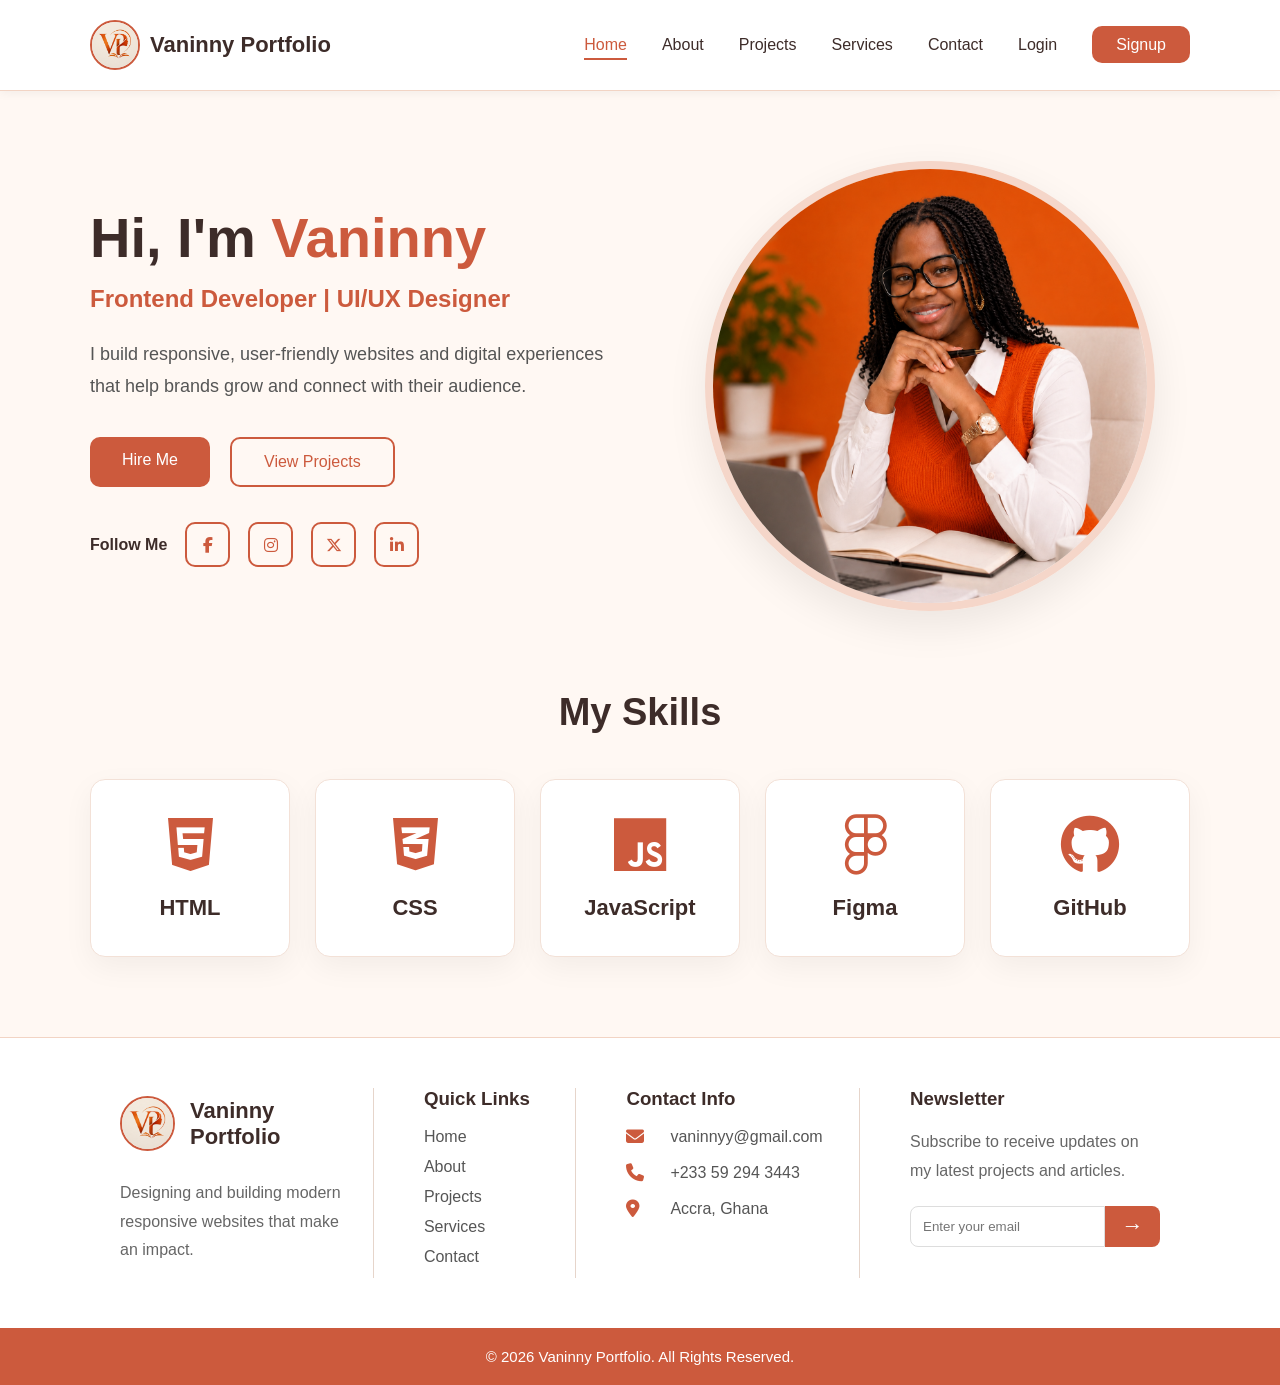
<file: index.html>
<!DOCTYPE html>
<html lang="en">
<head>
    <meta charset="UTF-8">
    <meta name="viewport" content="width=device-width, initial-scale=1.0">
    <title>VP</title>

    <link rel="stylesheet" href="src/style.css">

    <link rel="stylesheet"
    href="https://cdnjs.cloudflare.com/ajax/libs/font-awesome/6.6.0/css/all.min.css">
</head>
<body>
    <!-- ===== NAVBAR ===== -->

<header>

    <nav class="navbar">

        <div class="logo">

            <img src="images/logo.png" alt="Vaninny Logo">

            <h2>Vaninny Portfolio</h2>

        </div>
        <div class="menu-btn">
             <i class="fa-solid fa-bars"></i>
            </div>

        <ul class="nav-links">

            <li><a href="../index.html" class="nav-active">Home</a></li>

            <li><a href="pages/about.html">About</a></li>

            <li><a href="pages/projects.html">Projects</a></li>

            <li><a href="pages/services.html">Services</a></li>

            <li><a href="pages/contact.html">Contact</a></li>

            <li><a href="pages/login.html">Login</a></li>

            <li>
                <a href="pages/signup.html" class="signup-btn">
                    Signup
                </a>
            </li>

        </ul>

    </nav>
    <link rel="stylesheet"
href="https://cdnjs.cloudflare.com/ajax/libs/font-awesome/6.6.0/css/all.min.css">

</header>
<!-- ===== HERO SECTION ===== -->

<section class="hero">

    <div class="hero-text">

        <h1>Hi, I'm <span>Vaninny</span></h1>

        <h3>Frontend Developer | UI/UX Designer</h3>

        <p>
            I build responsive, user-friendly websites and digital
            experiences that help brands grow and connect with
            their audience.
        </p>

        <div class="hero-buttons">

            <a href="pages/contact.html" class="btn-primary">
                Hire Me
            </a>

            <a href="pages/projects.html" class="btn-secondary">
                View Projects
            </a>

        </div>

        <div class="social-icons">

            <span>Follow Me</span>

            <a href="https://www.facebook.com/TheHACSA/"><i class="fab fa-facebook-f"></i></a>

            <a href="https://www.instagram.com/thehacsa/?hl=en"><i class="fab fa-instagram"></i></a>

            <a href="https://x.com/TheHACSA"><i class="fab fa-x-twitter"></i></a>

            <a href="https://gh.linkedin.com/company/hacsa"><i class="fab fa-linkedin-in"></i></a>

        </div>

    </div>

    <div class="hero-image">

        <img src="images/hero.png" alt="Vaninny">

    </div>

</section>
<!-- ===== SKILLS SECTION ===== -->

<section class="skills">

    <h2>My Skills</h2>

    <div class="skills-container">

        <div class="skill-card">
            <i class="fa-brands fa-html5"></i>
            <h3>HTML</h3>
        </div>

        <div class="skill-card">
            <i class="fa-brands fa-css3-alt"></i>
            <h3>CSS</h3>
        </div>

        <div class="skill-card">
            <i class="fa-brands fa-js"></i>
            <h3>JavaScript</h3>
        </div>

        <div class="skill-card">
            <i class="fa-brands fa-figma"></i>
            <h3>Figma</h3>
        </div>

        <div class="skill-card">
            <i class="fa-brands fa-github"></i>
            <h3>GitHub</h3>
        </div>

    </div>

</section>
<!-- ===== FOOTER ===== -->

<footer>

    <div class="footer-container">

        <!-- Logo -->

        <div class="footer-box">

            <div class="footer-logo">

                <img src="images/logo.png" alt="Logo">

                <h3>Vaninny Portfolio</h3>

            </div>

            <p>
                Designing and building modern responsive
                websites that make an impact.
            </p>

        </div>

        <!-- Quick Links -->

        <div class="footer-box">

            <h3>Quick Links</h3>

            <ul>

                <li><a href="../index.html">Home</a></li>

                <li><a href="pages/about.html">About</a></li>

                <li><a href="pages/projects.html">Projects</a></li>

                <li><a href="pages/services.html">Services</a></li>

                <li><a href="pages/contact.html">Contact</a></li>

            </ul>

        </div>

        <!-- Contact Info -->

<div class="footer-box">

    <h3>Contact Info</h3>

    <div class="contact-item">
        <i class="fa-solid fa-envelope"></i>
        <a href="mailto:vaninnyy@gmail.com">vaninnyy@gmail.com</a>
    </div>

    <div class="contact-item">
        <i class="fa-solid fa-phone"></i>
        <a href="tel:+233592943443">+233 59 294 3443</a>
    </div>

    <div class="contact-item">
        <i class="fa-solid fa-location-dot"></i>
        <span>Accra, Ghana</span>
    </div>

</div>
        <!-- Newsletter -->

        <div class="footer-box">

            <h3>Newsletter</h3>

            <p>
                Subscribe to receive updates on my latest
                projects and articles.
            </p>

            <form>

                <input
                    type="email"
                    placeholder="Enter your email">

               <button type="submit">

                  →

               </button>

            </form>

        </div>

    </div>

    <div class="copyright">

        © 2026 Vaninny Portfolio. All Rights Reserved.

    </div>

</footer>
<script src="src/script.js"></script>
</body>
</html>
</file>
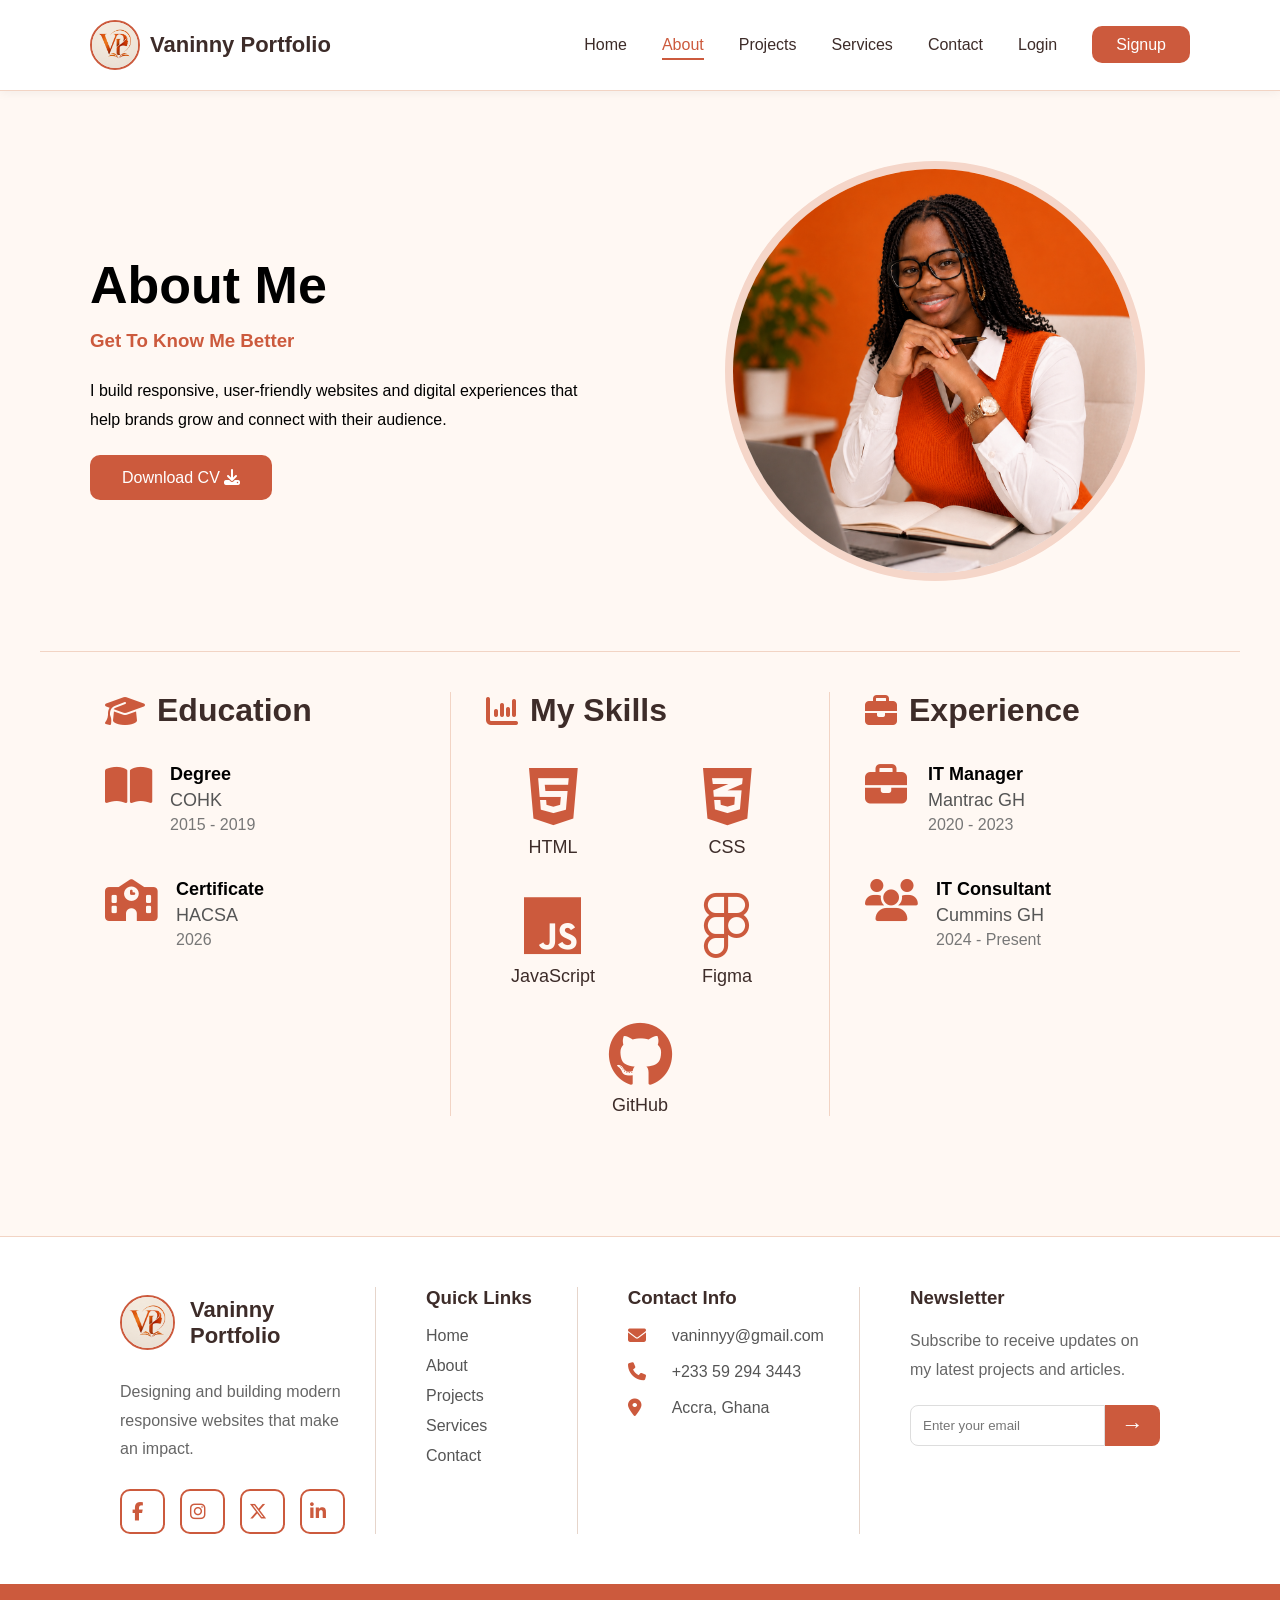
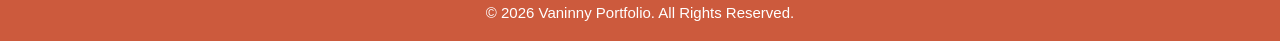
<file: pages/about.html>
<!DOCTYPE html>
<html lang="en">
<head>
    <meta charset="UTF-8">
    <meta name="viewport" content="width=device-width, initial-scale=1.0">
    <title>VP</title>
    <link rel="stylesheet" href="../src/style.css">

    <link rel="stylesheet"
    href="https://cdnjs.cloudflare.com/ajax/libs/font-awesome/6.6.0/css/all.min.css">
</head>
<body>
    <!-- ===== NAVBAR ===== -->

<header>

    <nav class="navbar">

        <div class="logo">

            <img src="../images/logo.png" alt="logo">

            <h2>Vaninny Portfolio</h2>

        </div>
        <div class="menu-btn">
              <i class="fa-solid fa-bars"></i>
            </div>

        <ul class="nav-links">
            

            <li><a href="../index.html">Home</a></li>

            <li><a href="about.html" class="nav-active">About</a></li>

            <li><a href="projects.html">Projects</a></li>

            <li><a href="services.html">Services</a></li>

            <li><a href="contact.html">Contact</a></li>

            <li><a href="login.html">Login</a></li>

            <li>
                <a href="signup.html" class="signup-btn">
                    Signup
                </a>
            </li>

        </ul>

    </nav>
    <link rel="stylesheet"
href="https://cdnjs.cloudflare.com/ajax/libs/font-awesome/6.6.0/css/all.min.css">

</header>
<!-- ===== ABOUT SECTION ===== -->

<section class="about">

    <div class="about-text">

        <h1>About Me</h1>

        <h3>Get To Know Me Better</h3>

        <p>
            I build responsive, user-friendly websites and digital
            experiences that help brands grow and connect with
            their audience.
        </p>

        <a href="../images/Vaninny-CV.pdf" class="btn-primary" download>
            Download CV
            <i class="fa-solid fa-download"></i>
        </a>

    </div>

    <div class="about-image">

        <img src="../images/hero.png" alt="Vaninny">

    </div>

</section>


<!-- ===== ABOUT DETAILS ===== -->

<section class="about-details">

    <!-- Education -->

    <div class="detail-box">

        <h2>
            <i class="fa-solid fa-graduation-cap"></i>
            Education
        </h2>

        <div class="detail-item">

            <i class="fa-solid fa-book-open"></i>

            <div>

                <h4>Degree</h4>

                <p>COHK</p>

                <span>2015 - 2019</span>

            </div>

        </div>

        <div class="detail-item">

            <i class="fa-solid fa-school"></i>

            <div>

                <h4>Certificate</h4>

                <p>HACSA</p>

                <span>2026</span>

            </div>

        </div>

    </div>

    <!-- Skills -->

    <div class="detail-box">

        <h2>
            <i class="fa-solid fa-chart-column"></i>
            My Skills
        </h2>

        <div class="skill-icons">

    <div>
        <i class="fa-brands fa-html5"></i>
        <span>HTML</span>
    </div>

    <div>
        <i class="fa-brands fa-css3-alt"></i>
        <span>CSS</span>
    </div>

    <div>
        <i class="fa-brands fa-js"></i>
        <span>JavaScript</span>
    </div>

    <div>
        <i class="fa-brands fa-figma"></i>
        <span>Figma</span>
    </div>

    <div>
        <i class="fa-brands fa-github"></i>
        <span>GitHub</span>
    </div>

</div>

    </div>

    <!-- Experience -->

    <div class="detail-box">

        <h2>

            <i class="fa-solid fa-briefcase"></i>

            Experience

        </h2>

        <div class="detail-item">

            <i class="fa-solid fa-briefcase"></i>

            <div>

                <h4>IT Manager</h4>

                <p>Mantrac GH</p>

                <span>2020 - 2023</span>

            </div>

        </div>

        <div class="detail-item">

            <i class="fa-solid fa-users"></i>

            <div>

                <h4>IT Consultant</h4>

                <p>Cummins GH</p>

                <span>2024 - Present</span>

            </div>

        </div>

    </div>

</section>
<!-- ===== FOOTER ===== -->

<footer>

    <div class="footer-container">

        <!-- Logo -->

        <div class="footer-box">

            <div class="footer-logo">

                <img src="../images/logo.png" alt="logo">

                <h3>Vaninny Portfolio</h3>

            </div>

            <p>
                Designing and building modern responsive
                websites that make an impact.
            </p>
            <div class="footer-social">

    <a href="https://www.facebook.com/TheHACSA/" target="_blank">
        <i class="fab fa-facebook-f"></i>
    </a>

    <a href="https://www.instagram.com/thehacsa/?hl=en" target="_blank">
        <i class="fab fa-instagram"></i>
    </a>

    <a href="https://x.com/TheHACSA" target="_blank">
        <i class="fab fa-x-twitter"></i>
    </a>

    <a href="https://gh.linkedin.com/company/hacsa" target="_blank">
        <i class="fab fa-linkedin-in"></i>
    </a>

</div>

        </div>

        <!-- Quick Links -->

        <div class="footer-box">

            <h3>Quick Links</h3>

            <ul>

                <li><a href="../index.html">Home</a></li>

                <li><a href="about.html">About</a></li>

                <li><a href="projects.html">Projects</a></li>

                <li><a href="services.html">Services</a></li>

                <li><a href="contact.html">Contact</a></li>

            </ul>

        </div>

        <!-- Contact Info -->

<div class="footer-box">

    <h3>Contact Info</h3>

    <div class="contact-item">
        <i class="fa-solid fa-envelope"></i>
        <a href="mailto:vaninnyy@gmail.com">vaninnyy@gmail.com</a>
    </div>

    <div class="contact-item">
        <i class="fa-solid fa-phone"></i>
        <a href="tel:+233592943443">+233 59 294 3443</a>
    </div>

    <div class="contact-item">
        <i class="fa-solid fa-location-dot"></i>
        <span>Accra, Ghana</span>
    </div>

</div>
        <!-- Newsletter -->

        <div class="footer-box">

            <h3>Newsletter</h3>

            <p>
                Subscribe to receive updates on my latest
                projects and articles.
            </p>

            <form>

                <input
                    type="email"
                    placeholder="Enter your email">

               <button type="submit">

                  →

               </button>

            </form>

        </div>

    </div>

    <div class="copyright">

        © 2026 Vaninny Portfolio. All Rights Reserved.

    </div>

</footer>
<script src="../src/script.js"></script>
</body>
</html>
</file>
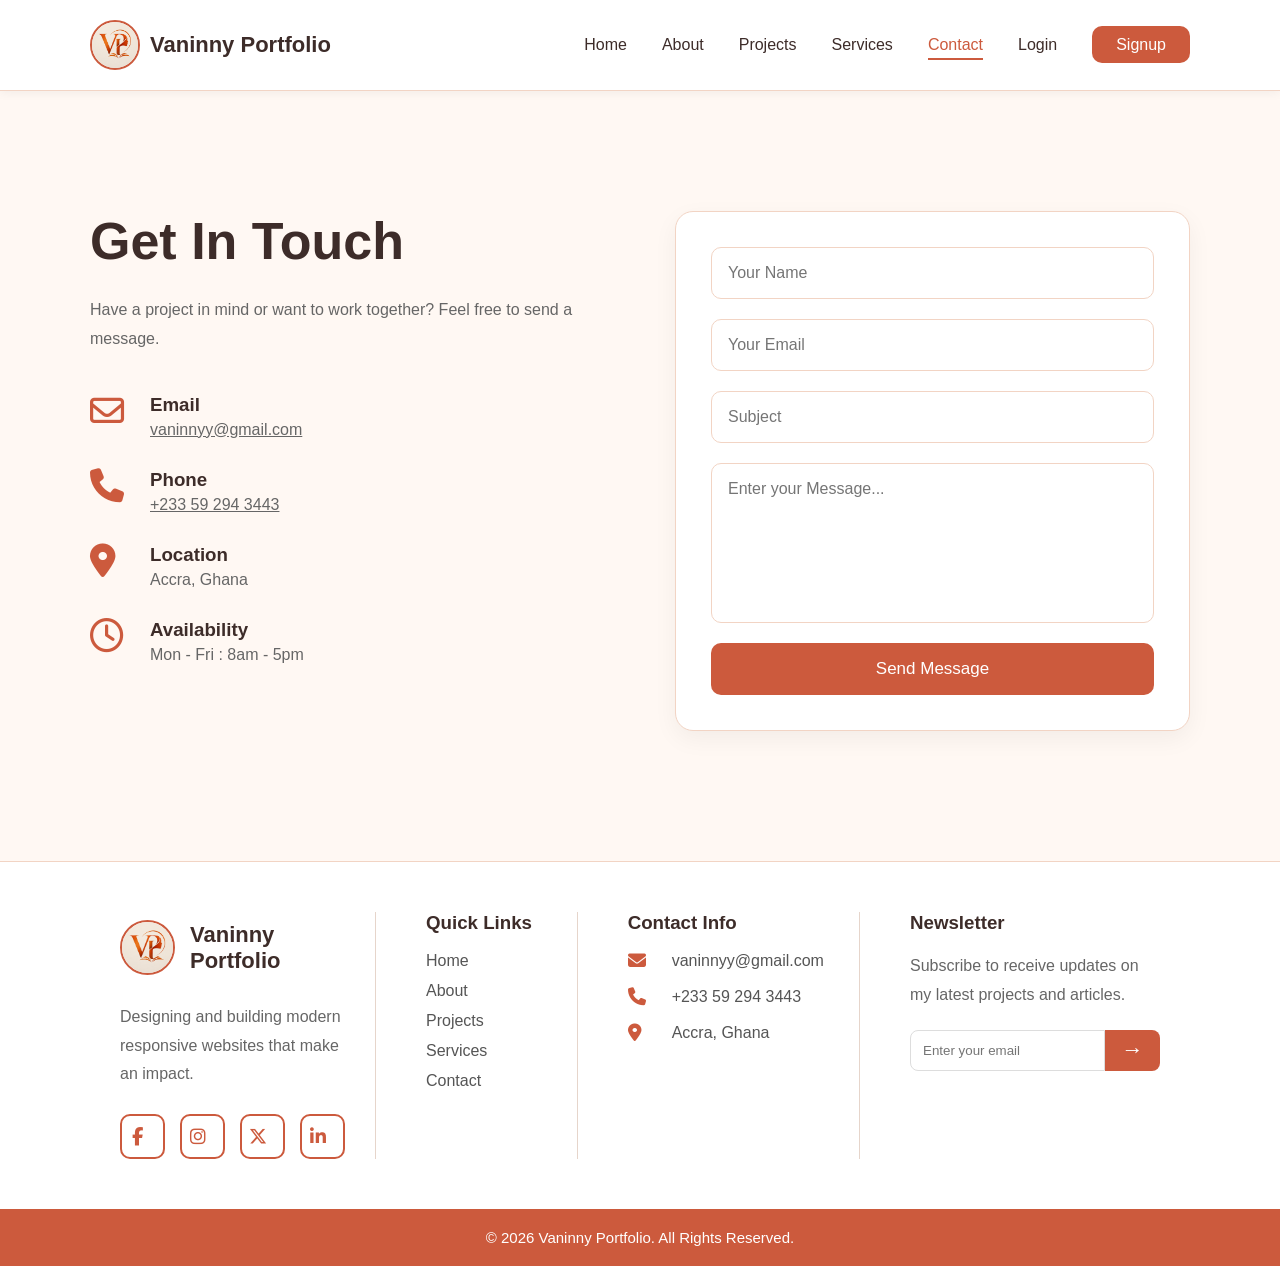
<file: pages/contact.html>
<!DOCTYPE html>
<html lang="en">
<head>
    <meta charset="UTF-8">
    <meta name="viewport" content="width=device-width, initial-scale=1.0">
    <title>VP</title>
    <link rel="stylesheet" href="../src/style.css">

    <link rel="stylesheet"
    href="https://cdnjs.cloudflare.com/ajax/libs/font-awesome/6.6.0/css/all.min.css">
</head>
<body>
    <!-- ===== NAVBAR ===== -->

<header>

    <nav class="navbar">

        <div class="logo">

            <img src="../images/logo.png" alt="logo">

            <h2>Vaninny Portfolio</h2>

        </div>
        <div class="menu-btn">
             <i class="fa-solid fa-bars"></i>
            </div>

        <ul class="nav-links">
            

            <li><a href="../index.html">Home</a></li>

            <li><a href="about.html">About</a></li>

            <li><a href="projects.html">Projects</a></li>

            <li><a href="services.html">Services</a></li>

            <li><a href="contact.html" class="nav-active">Contact</a></li>

            <li><a href="login.html">Login</a></li>

            <li>
                <a href="signup.html" class="signup-btn">
                    Signup
                </a>
            </li>

        </ul>

    </nav>
    <link rel="stylesheet"
href="https://cdnjs.cloudflare.com/ajax/libs/font-awesome/6.6.0/css/all.min.css">

</header>

<!-- ===== CONTACT SECTION ===== -->

<section class="contact-section">

    <!-- Contact Info -->

    <div class="contact-info">

        <h1>Get In Touch</h1>

        <p>
            Have a project in mind or want to work together?
            Feel free to send a message.
        </p>

        <div class="contact-box">

            <i class="fa-regular fa-envelope"></i>

            <div>

                <h3>Email</h3>

                <a href="mailto:vaninnyy@gmail.com">vaninnyy@gmail.com</a>

            </div>

        </div>

        <div class="contact-box">

            <i class="fa-solid fa-phone"></i>

            <div>

                <h3>Phone</h3>

                <a href="tel:+233592943443">+233 59 294 3443</a>

            </div>

        </div>

        <div class="contact-box">

            <i class="fa-solid fa-location-dot"></i>

            <div>

                <h3>Location</h3>

                <span>Accra, Ghana</span>

            </div>

        </div>

        <div class="contact-box">

            <i class="fa-regular fa-clock"></i>

            <div>

                <h3>Availability</h3>

                <span>Mon - Fri : 8am - 5pm</span>

            </div>

        </div>

    </div>

    <!-- Contact Form -->

    <div class="contact-form">

        <form id="contactForm">

    <input type="text" id="name" placeholder="Your Name" required>

    <input type="email" id="email" placeholder="Your Email" required>

    <input type="text" id="subject" placeholder="Subject" required>

    <textarea id="message" rows="7" placeholder="Enter your Message..."></textarea>

    <button type="submit">Send Message</button>

</form>

    </div>

</section>
<!-- ===== FOOTER ===== -->

<footer>

    <div class="footer-container">

        <!-- Logo -->

        <div class="footer-box">

            <div class="footer-logo">

                <img src="../images/logo.png" alt="logo">

                <h3>Vaninny Portfolio</h3>

            </div>

            <p>
                Designing and building modern responsive
                websites that make an impact.
            </p>
            <div class="footer-social">

    <a href="https://www.facebook.com/TheHACSA/" target="_blank">
        <i class="fab fa-facebook-f"></i>
    </a>

    <a href="https://www.instagram.com/thehacsa/?hl=en" target="_blank">
        <i class="fab fa-instagram"></i>
    </a>

    <a href="https://x.com/TheHACSA" target="_blank">
        <i class="fab fa-x-twitter"></i>
    </a>

    <a href="https://gh.linkedin.com/company/hacsa" target="_blank">
        <i class="fab fa-linkedin-in"></i>
    </a>

</div>

        </div>

        <!-- Quick Links -->

        <div class="footer-box">

            <h3>Quick Links</h3>

            <ul>

                <li><a href="../index.html">Home</a></li>

                <li><a href="about.html">About</a></li>

                <li><a href="projects.html">Projects</a></li>

                <li><a href="services.html">Services</a></li>

                <li><a href="contact.html">Contact</a></li>

            </ul>

        </div>

        <!-- Contact Info -->

<div class="footer-box">

    <h3>Contact Info</h3>

    <div class="contact-item">
        <i class="fa-solid fa-envelope"></i>
        <a href="mailto:vaninnyy@gmail.com">vaninnyy@gmail.com</a>
    </div>

    <div class="contact-item">
        <i class="fa-solid fa-phone"></i>
        <a href="tel:+233592943443">+233 59 294 3443</a>
    </div>

    <div class="contact-item">
        <i class="fa-solid fa-location-dot"></i>
        <span>Accra, Ghana</span>
    </div>

</div>
        <!-- Newsletter -->

        <div class="footer-box">

            <h3>Newsletter</h3>

            <p>
                Subscribe to receive updates on my latest
                projects and articles.
            </p>

            <form>

                <input
                    type="email"
                    placeholder="Enter your email">

               <button type="submit">

                  →

               </button>

            </form>

        </div>

    </div>

    <div class="copyright">

        © 2026 Vaninny Portfolio. All Rights Reserved.

    </div>

</footer>
<script src="../src/script.js"></script>
</body>
</html>
</file>
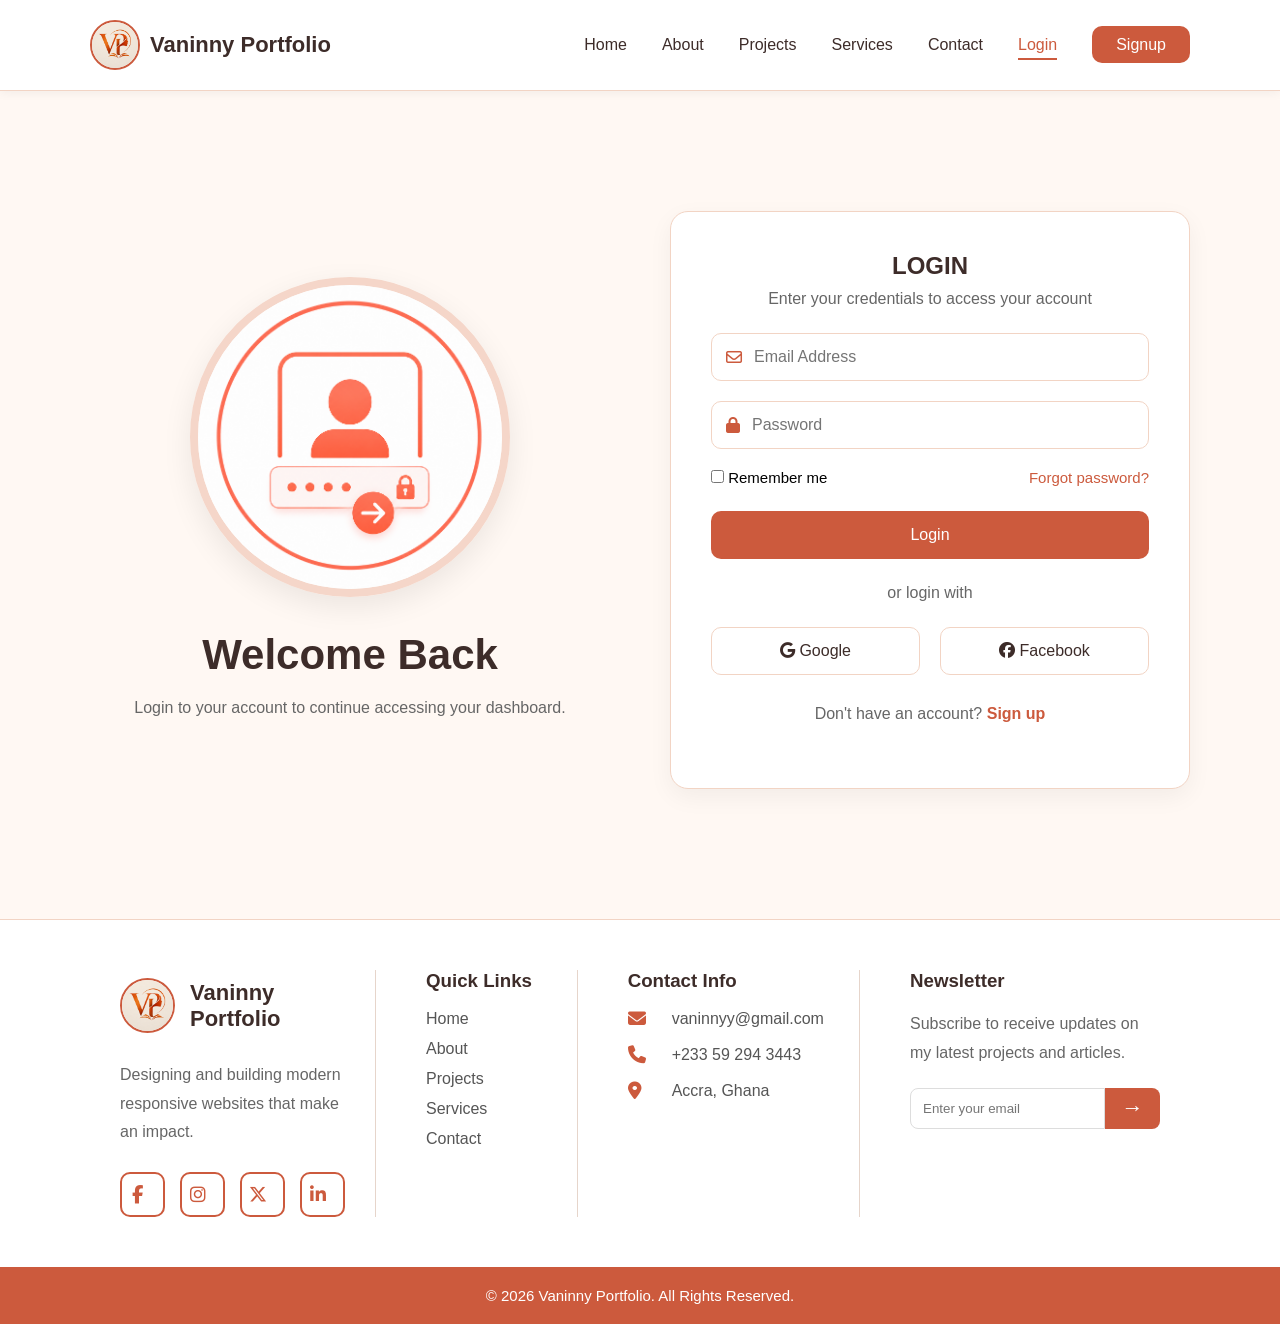
<file: pages/login.html>
<!DOCTYPE html>
<html lang="en">
<head>
    <meta charset="UTF-8">
    <meta name="viewport" content="width=device-width, initial-scale=1.0">
    <title>VP</title>
    <link rel="stylesheet" href="../src/style.css">

    <link rel="stylesheet"
    href="https://cdnjs.cloudflare.com/ajax/libs/font-awesome/6.6.0/css/all.min.css">
</head>
<body>
    <!-- ===== NAVBAR ===== -->

<header>

    <nav class="navbar">

        <div class="logo">

            <img src="../images/logo.png" alt="logo">

            <h2>Vaninny Portfolio</h2>

        </div>
        <div class="menu-btn">
             <i class="fa-solid fa-bars"></i>
            </div>

        <ul class="nav-links">
            

            <li><a href="../index.html">Home</a></li>

            <li><a href="about.html">About</a></li>

            <li><a href="projects.html">Projects</a></li>

            <li><a href="services.html">Services</a></li>

            <li><a href="contact.html">Contact</a></li>

            <li><a href="login.html"class="nav-active">Login</a></li>

            <li>
                <a href="signup.html" class="signup-btn">
                    Signup
                </a>
            </li>

        </ul>

    </nav>
    <link rel="stylesheet"
href="https://cdnjs.cloudflare.com/ajax/libs/font-awesome/6.6.0/css/all.min.css">

</header>

<section class="login-section">

    <div class="login-left">

        <img src="../images/lhero.png" alt="Welcome">

        <h2>Welcome Back</h2>

        <p>
            Login to your account to continue
            accessing your dashboard.
        </p>

    </div>

    <div class="login-right">

        <h1>LOGIN</h1>

        <p>Enter your credentials to access your account</p>

        <form id="loginForm">

            <div class="input-box">
                <i class="fa-regular fa-envelope"></i>
                <input type="email" id="loginEmail" placeholder="Email Address" required>
            </div>

            <div class="input-box">
                <i class="fa-solid fa-lock"></i>
                <input type="password" id="loginPassword" placeholder="Password" required>
            </div>

            <div class="login-options">

                <label>
                    <input type="checkbox">
                    Remember me
                </label>

                <a href="#">Forgot password?</a>

            </div>

            <button type="submit" class="login-btn">
                Login
            </button>

        </form>

        <div class="divider">
            <span>or login with</span>
        </div>

        <div class="social-login">

            <a href="https://myaccount.google.com/">
                <i class="fab fa-google"></i>
                Google
            </a>

            <a href="https://www.facebook.com/">
                <i class="fab fa-facebook"></i>
                Facebook
            </a>

        </div>

        <p class="signup-link">
            Don't have an account?
            <a href="signup.html">Sign up</a>
        </p>

    </div>

</section>
<!-- ===== FOOTER ===== -->

<footer>

    <div class="footer-container">

        <!-- Logo -->

        <div class="footer-box">

            <div class="footer-logo">

                <img src="../images/logo.png" alt="logo">

                <h3>Vaninny Portfolio</h3>

            </div>

            <p>
                Designing and building modern responsive
                websites that make an impact.
            </p>
            <div class="footer-social">

    <a href="https://www.facebook.com/TheHACSA/" target="_blank">
        <i class="fab fa-facebook-f"></i>
    </a>

    <a href="https://www.instagram.com/thehacsa/?hl=en" target="_blank">
        <i class="fab fa-instagram"></i>
    </a>

    <a href="https://x.com/TheHACSA" target="_blank">
        <i class="fab fa-x-twitter"></i>
    </a>

    <a href="https://gh.linkedin.com/company/hacsa" target="_blank">
        <i class="fab fa-linkedin-in"></i>
    </a>

</div>

        </div>

        <!-- Quick Links -->

        <div class="footer-box">

            <h3>Quick Links</h3>

            <ul>

                <li><a href="../index.html">Home</a></li>

                <li><a href="about.html">About</a></li>

                <li><a href="projects.html">Projects</a></li>

                <li><a href="services.html">Services</a></li>

                <li><a href="contact.html">Contact</a></li>

            </ul>

        </div>

        <!-- Contact Info -->

<div class="footer-box">

    <h3>Contact Info</h3>

    <div class="contact-item">
        <i class="fa-solid fa-envelope"></i>
        <a href="mailto:vaninnyy@gmail.com">vaninnyy@gmail.com</a>
    </div>

    <div class="contact-item">
        <i class="fa-solid fa-phone"></i>
        <a href="tel:+233592943443">+233 59 294 3443</a>
    </div>

    <div class="contact-item">
        <i class="fa-solid fa-location-dot"></i>
        <span>Accra, Ghana</span>
    </div>

</div>
        <!-- Newsletter -->

        <div class="footer-box">

            <h3>Newsletter</h3>

            <p>
                Subscribe to receive updates on my latest
                projects and articles.
            </p>

            <form>

                <input
                    type="email"
                    placeholder="Enter your email">

               <button type="submit">

                  →

               </button>

            </form>

        </div>

    </div>

    <div class="copyright">

        © 2026 Vaninny Portfolio. All Rights Reserved.

    </div>

</footer>
<script src="../src/script.js"></script>
</body>
</html>
</file>
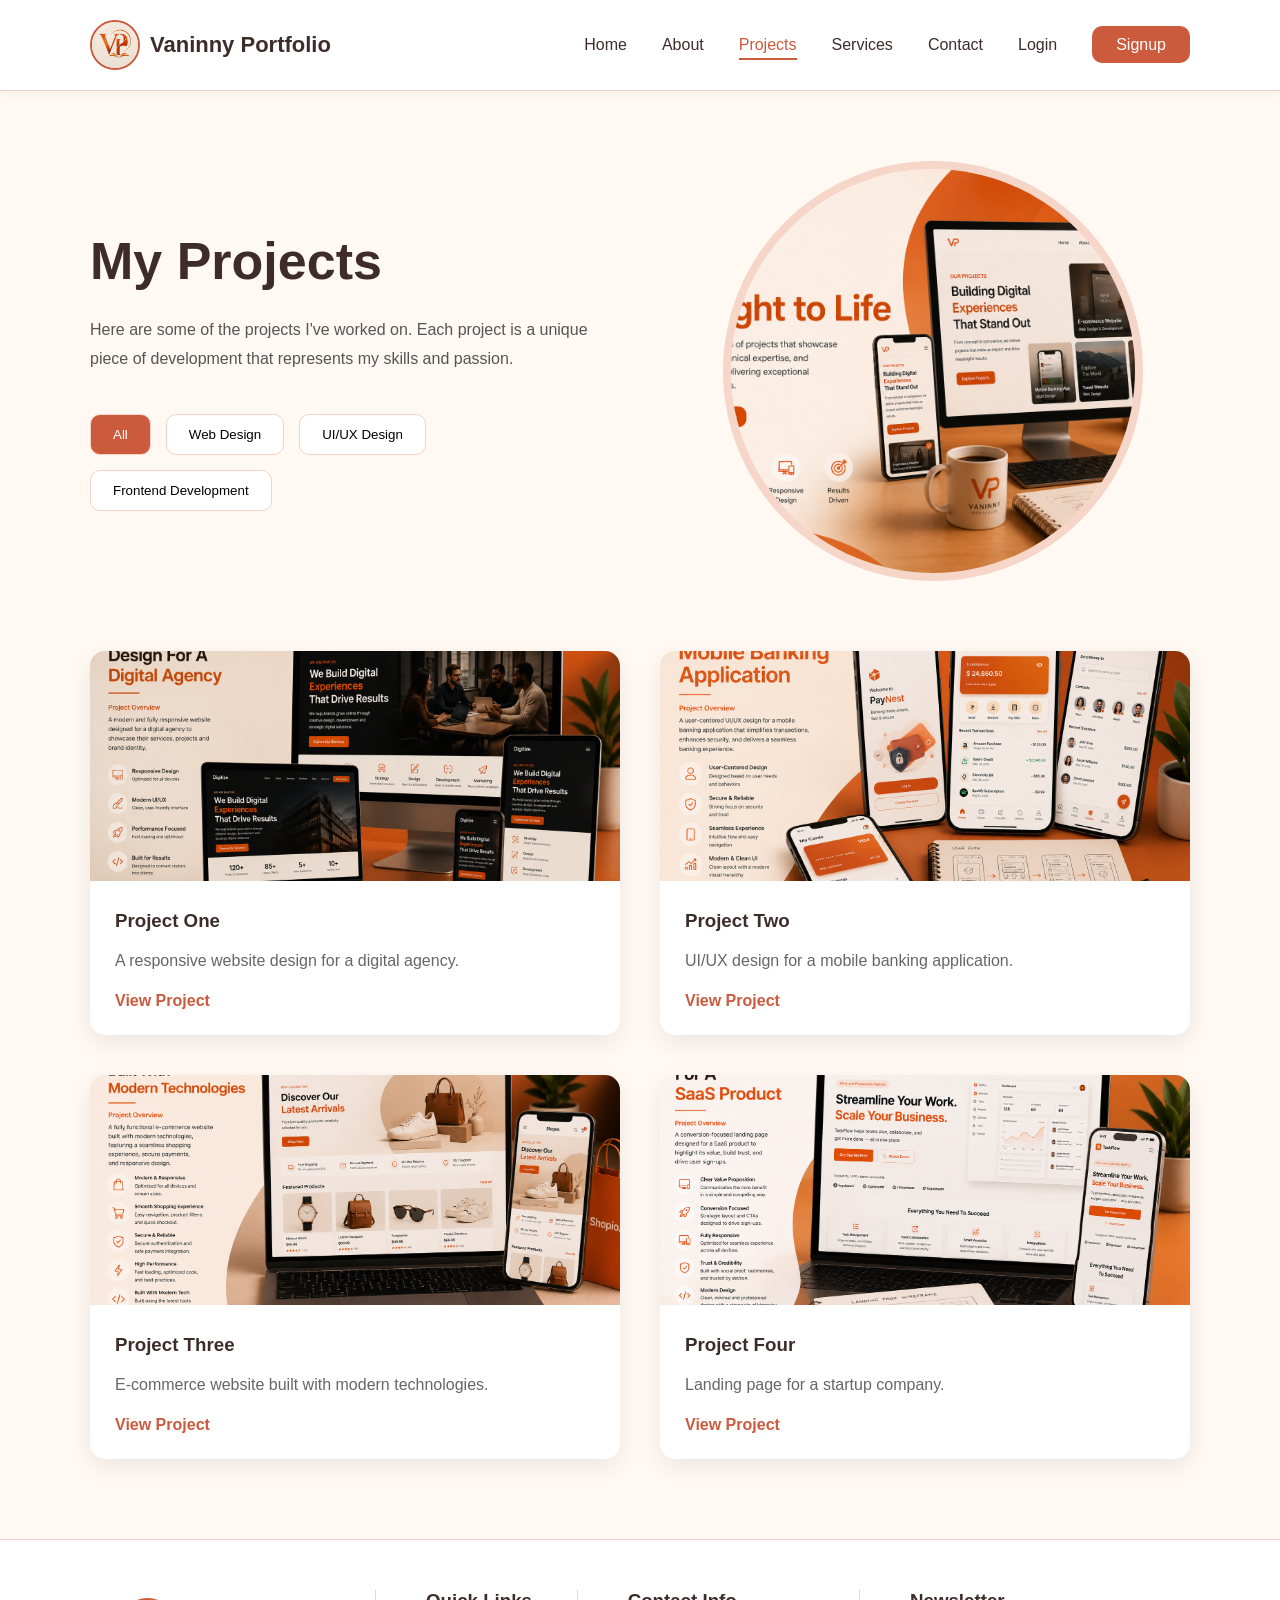
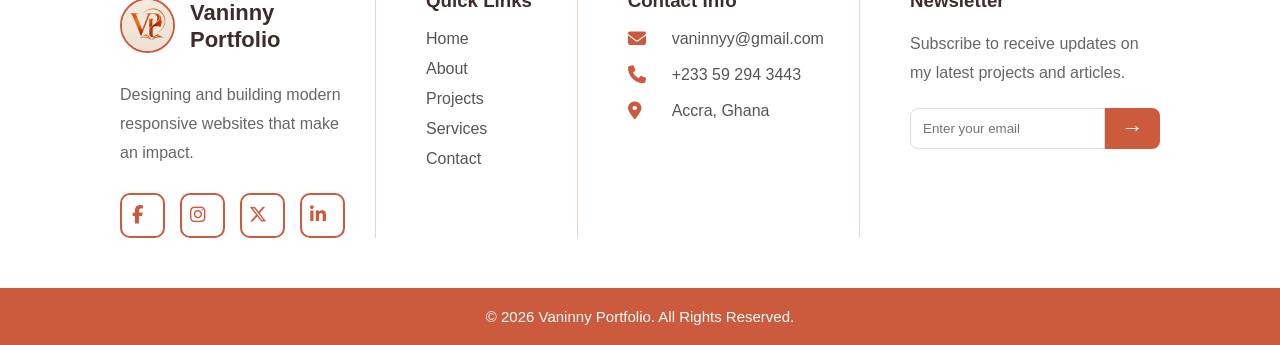
<file: pages/projects.html>
<!DOCTYPE html>
<html lang="en">
<head>
    <meta charset="UTF-8">
    <meta name="viewport" content="width=device-width, initial-scale=1.0">
    <title>VP</title>
    <link rel="stylesheet" href="../src/style.css">

    <link rel="stylesheet"href="https://cdnjs.cloudflare.com/ajax/libs/font-awesome/6.6.0/css/all.min.css">
</head>
<body>
    <!-- ===== NAVBAR ===== -->

<header>

    <nav class="navbar">

        <div class="logo">

            <img src="../images/logo.png" alt="logo">

            <h2>Vaninny Portfolio</h2>

        </div>
        <div class="menu-btn">
             <i class="fa-solid fa-bars"></i>
            </div>

        <ul class="nav-links">
            

            <a href="../index.html">Home</a>

            <li><a href="about.html">About</a></li>

            <li><a href="projects.html" class="nav-active">Projects</a></li>

            <li><a href="services.html">Services</a></li>

            <li><a href="contact.html">Contact</a></li>

            <li><a href="login.html">Login</a></li>

            <li>
                <a href="signup.html" class="signup-btn">
                    Signup
                </a>
            </li>

        </ul>

    </nav>
    <link rel="stylesheet"
href="https://cdnjs.cloudflare.com/ajax/libs/font-awesome/6.6.0/css/all.min.css">

</header>
<!-- ===== PROJECTS HERO ===== -->

<section class="projects-hero">

    <div class="projects-text">

        <h1>My Projects</h1>

        <p>
            Here are some of the projects I've worked on.
            Each project is a unique piece of development
            that represents my skills and passion.
        </p>

        <div class="project-filter">

    <button class="filter-btn active-btn" data-filter="all">All</button>

    <button class="filter-btn" data-filter="web">Web Design</button>

    <button class="filter-btn" data-filter="ui">UI/UX Design</button>

    <button class="filter-btn" data-filter="frontend">Frontend Development</button>

</div>

    </div>

    <div class="projects-image">

        <img src="../images/phero.png" alt="Projects">

    </div>

</section>

<!-- ===== PROJECTS ===== -->

<section class="projects-container">

    <div class="project-card">

        <img src="../images/p1.png" alt="Project One">

        <div class="project-content">

            <h3>Project One</h3>

            <p>
                A responsive website design for
                a digital agency.
            </p>

            <a href="#">View Project</a>

        </div>
        <div class="project-card" data-category="web"></div>

    </div>

    <div class="project-card">

        <img src="../images/p2.png" alt="Project Two">

        <div class="project-content">

            <h3>Project Two</h3>

            <p>
                UI/UX design for a mobile
                banking application.
            </p>

            <a href="#">View Project</a>

        </div>
        <div class="project-card" data-category="ui"></div>

    </div>

    <div class="project-card">

        <img src="../images/p3.png" alt="Project Three">

        <div class="project-content">

            <h3>Project Three</h3>

            <p>
                E-commerce website built
                with modern technologies.
            </p>

            <a href="#">View Project</a>

        </div>
        <div class="project-card" data-category="frontend"></div>

    </div>

    <div class="project-card">

        <img src="../images/p4.png" alt="Project Four">

        <div class="project-content">

            <h3>Project Four</h3>

            <p>
                Landing page for a startup
                company.
            </p>

            <a href="#">View Project</a>

        </div>
        <div class="project-card" data-category="web"></div>

    </div>

</section>
<!-- ===== FOOTER ===== -->

<footer>

    <div class="footer-container">

        <!-- Logo -->

        <div class="footer-box">

            <div class="footer-logo">

                <img src="../images/logo.png" alt="logo">

                <h3>Vaninny Portfolio</h3>

            </div>

            <p>
                Designing and building modern responsive
                websites that make an impact.
            </p>
            <div class="footer-social">

    <a href="https://www.facebook.com/TheHACSA/" target="_blank">
        <i class="fab fa-facebook-f"></i>
    </a>

    <a href="https://www.instagram.com/thehacsa/?hl=en" target="_blank">
        <i class="fab fa-instagram"></i>
    </a>

    <a href="https://x.com/TheHACSA" target="_blank">
        <i class="fab fa-x-twitter"></i>
    </a>

    <a href="https://gh.linkedin.com/company/hacsa" target="_blank">
        <i class="fab fa-linkedin-in"></i>
    </a>

</div>

        </div>

        <!-- Quick Links -->

        <div class="footer-box">

            <h3>Quick Links</h3>

            <ul>

                <li><a href="../index.html">Home</a></li>

                <li><a href="about.html">About</a></li>

                <li><a href="projects.html">Projects</a></li>

                <li><a href="services.html">Services</a></li>

                <li><a href="contact.html">Contact</a></li>

            </ul>

        </div>

        <!-- Contact Info -->

<div class="footer-box">

    <h3>Contact Info</h3>

    <div class="contact-item">
        <i class="fa-solid fa-envelope"></i>
        <a href="mailto:vaninnyy@gmail.com">vaninnyy@gmail.com</a>
    </div>

    <div class="contact-item">
        <i class="fa-solid fa-phone"></i>
        <a href="tel:+233592943443">+233 59 294 3443</a>
    </div>

    <div class="contact-item">
        <i class="fa-solid fa-location-dot"></i>
        <span>Accra, Ghana</span>
    </div>

</div>
        <!-- Newsletter -->

        <div class="footer-box">

            <h3>Newsletter</h3>

            <p>
                Subscribe to receive updates on my latest
                projects and articles.
            </p>

            <form>

                <input
                    type="email"
                    placeholder="Enter your email">

               <button type="submit">

                  →

               </button>

            </form>

        </div>

    </div>

    <div class="copyright">

        © 2026 Vaninny Portfolio. All Rights Reserved.

    </div>

</footer>
<script src="../src/script.js"></script>
</body>
</html>
</file>
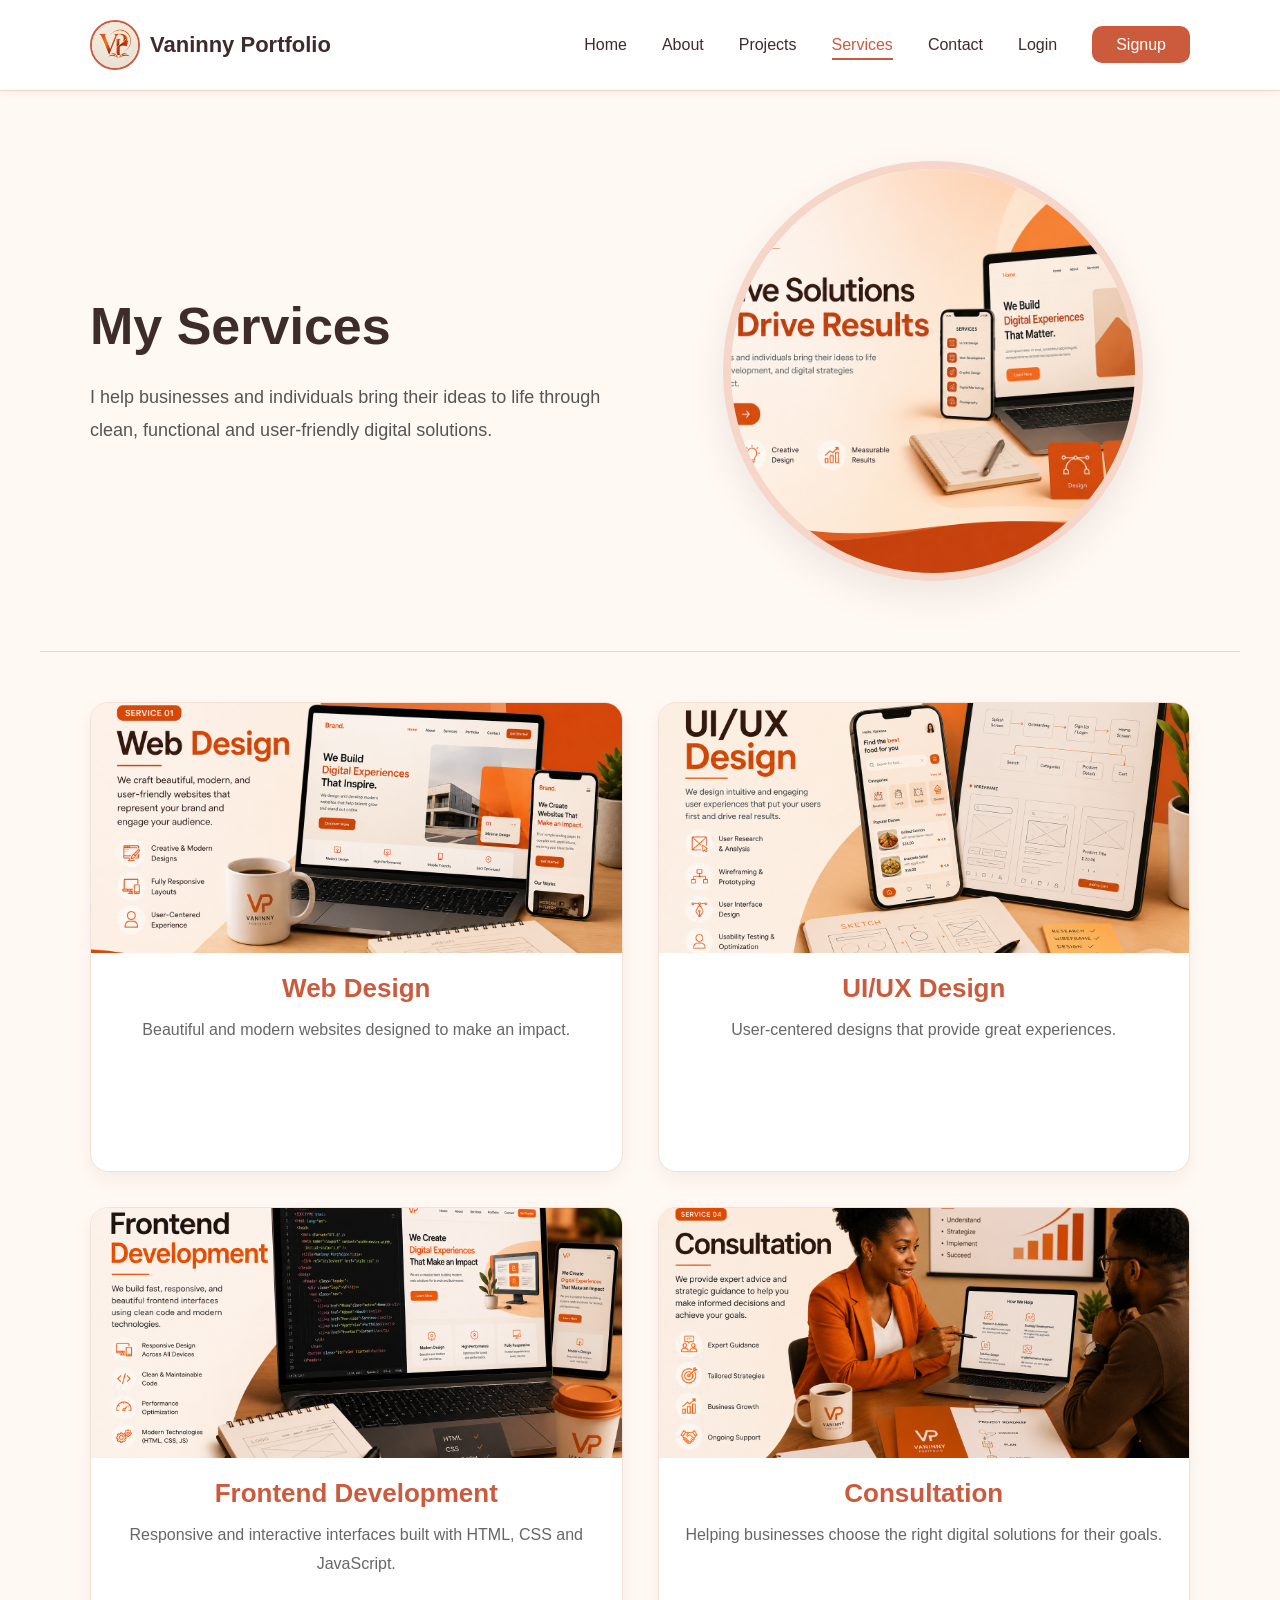
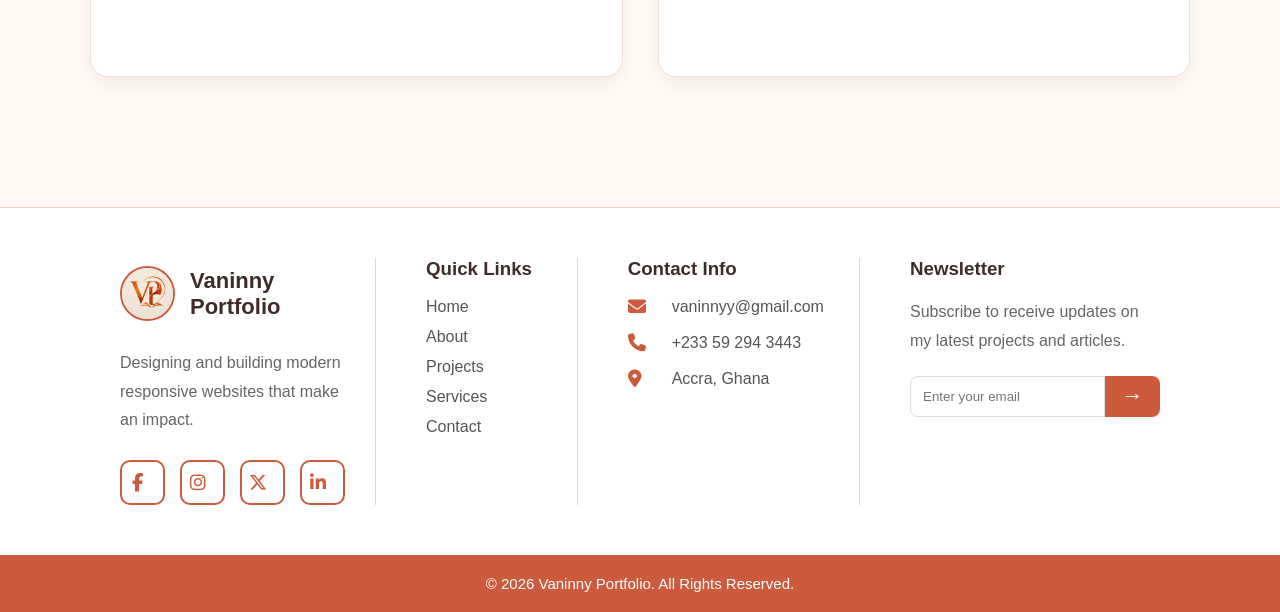
<file: pages/services.html>
<!DOCTYPE html>
<html lang="en">
<head>
    <meta charset="UTF-8">
    <meta name="viewport" content="width=device-width, initial-scale=1.0">
    <title>VP</title>
    <link rel="stylesheet" href="../src/style.css">

    <link rel="stylesheet"
    href="https://cdnjs.cloudflare.com/ajax/libs/font-awesome/6.6.0/css/all.min.css">
</head>
<body>
    <!-- ===== NAVBAR ===== -->

<header>

    <nav class="navbar">

        <div class="logo">

            <img src="../images/logo.png" alt="logo">

            <h2>Vaninny Portfolio</h2>

        </div>
        <div class="menu-btn">
             <i class="fa-solid fa-bars"></i>
            </div>

        <ul class="nav-links">
            

            <li><a href="../index.html">Home</a></li>

            <li><a href="about.html">About</a></li>

            <li><a href="projects.html">Projects</a></li>

            <li><a href="services.html" class="nav-active">Services</a></li>

            <li><a href="contact.html">Contact</a></li>

            <li><a href="login.html">Login</a></li>

            <li>
                <a href="signup.html" class="signup-btn">
                    Signup
                </a>
            </li>

        </ul>

    </nav>
    <link rel="stylesheet"
href="https://cdnjs.cloudflare.com/ajax/libs/font-awesome/6.6.0/css/all.min.css">

</header>
<!-- ===== SERVICES HERO ===== -->

<section class="services-hero">

    <div class="services-text">

        <h1>My Services</h1>

        <p>
            I help businesses and individuals bring their
            ideas to life through clean, functional and
            user-friendly digital solutions.
        </p>

    </div>

    <div class="services-image">

        <img src="../images/shero.png" alt="Services">

    </div>

</section>

<!-- ===== SERVICES ===== -->

<section class="services-container">

   <a href="#" class="service-link"> <div class="service-card">

        <img src="../images/s1.png" alt="Web Design">

        <h3>Web Design</h3>

        <p>
            Beautiful and modern websites
            designed to make an impact.
        </p>

    </div>
    </a>

   <a href="#" class="service-link"> <div class="service-card">

        <img src="../images/s2.png" alt="UI/UX Design">

        <h3>UI/UX Design</h3>

        <p>
            User-centered designs that
            provide great experiences.
        </p>

    </div>
    </a>

   <a href="#" class="service-link"> <div class="service-card">

        <img src="../images/s3.png" alt="Frontend Development">

        <h3>Frontend Development</h3>

        <p>
            Responsive and interactive
            interfaces built with HTML,
            CSS and JavaScript.
        </p>

    </div>
    </a>

   <a href="#" class="service-link"> <div class="service-card">

        <img src="../images/s4.png" alt="Consultation">

        <h3>Consultation</h3>

        <p>
            Helping businesses choose
            the right digital solutions
            for their goals.
        </p>

    </div>
    </a>

</section>

<!-- ===== FOOTER ===== -->

<footer>

    <div class="footer-container">

        <!-- Logo -->

        <div class="footer-box">

            <div class="footer-logo">

                <img src="../images/logo.png" alt="logo">

                <h3>Vaninny Portfolio</h3>

            </div>

            <p>
                Designing and building modern responsive
                websites that make an impact.
            </p>
            <div class="footer-social">

    <a href="https://www.facebook.com/TheHACSA/" target="_blank">
        <i class="fab fa-facebook-f"></i>
    </a>

    <a href="https://www.instagram.com/thehacsa/?hl=en" target="_blank">
        <i class="fab fa-instagram"></i>
    </a>

    <a href="https://x.com/TheHACSA" target="_blank">
        <i class="fab fa-x-twitter"></i>
    </a>

    <a href="https://gh.linkedin.com/company/hacsa" target="_blank">
        <i class="fab fa-linkedin-in"></i>
    </a>

</div>

        </div>

        <!-- Quick Links -->

        <div class="footer-box">

            <h3>Quick Links</h3>

            <ul>

                <li><a href="../index.html">Home</a></li>

                <li><a href="about.html">About</a></li>

                <li><a href="projects.html">Projects</a></li>

                <li><a href="services.html">Services</a></li>

                <li><a href="contact.html">Contact</a></li>

            </ul>

        </div>

        <!-- Contact Info -->

<div class="footer-box">

    <h3>Contact Info</h3>

    <div class="contact-item">
        <i class="fa-solid fa-envelope"></i>
        <a href="mailto:vaninnyy@gmail.com">vaninnyy@gmail.com</a>
    </div>

    <div class="contact-item">
        <i class="fa-solid fa-phone"></i>
        <a href="tel:+233592943443">+233 59 294 3443</a>
    </div>

    <div class="contact-item">
        <i class="fa-solid fa-location-dot"></i>
        <span>Accra, Ghana</span>
    </div>

</div>
        <!-- Newsletter -->

        <div class="footer-box">

            <h3>Newsletter</h3>

            <p>
                Subscribe to receive updates on my latest
                projects and articles.
            </p>

            <form>

                <input
                    type="email"
                    placeholder="Enter your email">

               <button type="submit">

                  →

               </button>

            </form>

        </div>

    </div>

    <div class="copyright">

        © 2026 Vaninny Portfolio. All Rights Reserved.

    </div>

</footer>
<script src="../src/script.js"></script>
</body>
</html>
</file>
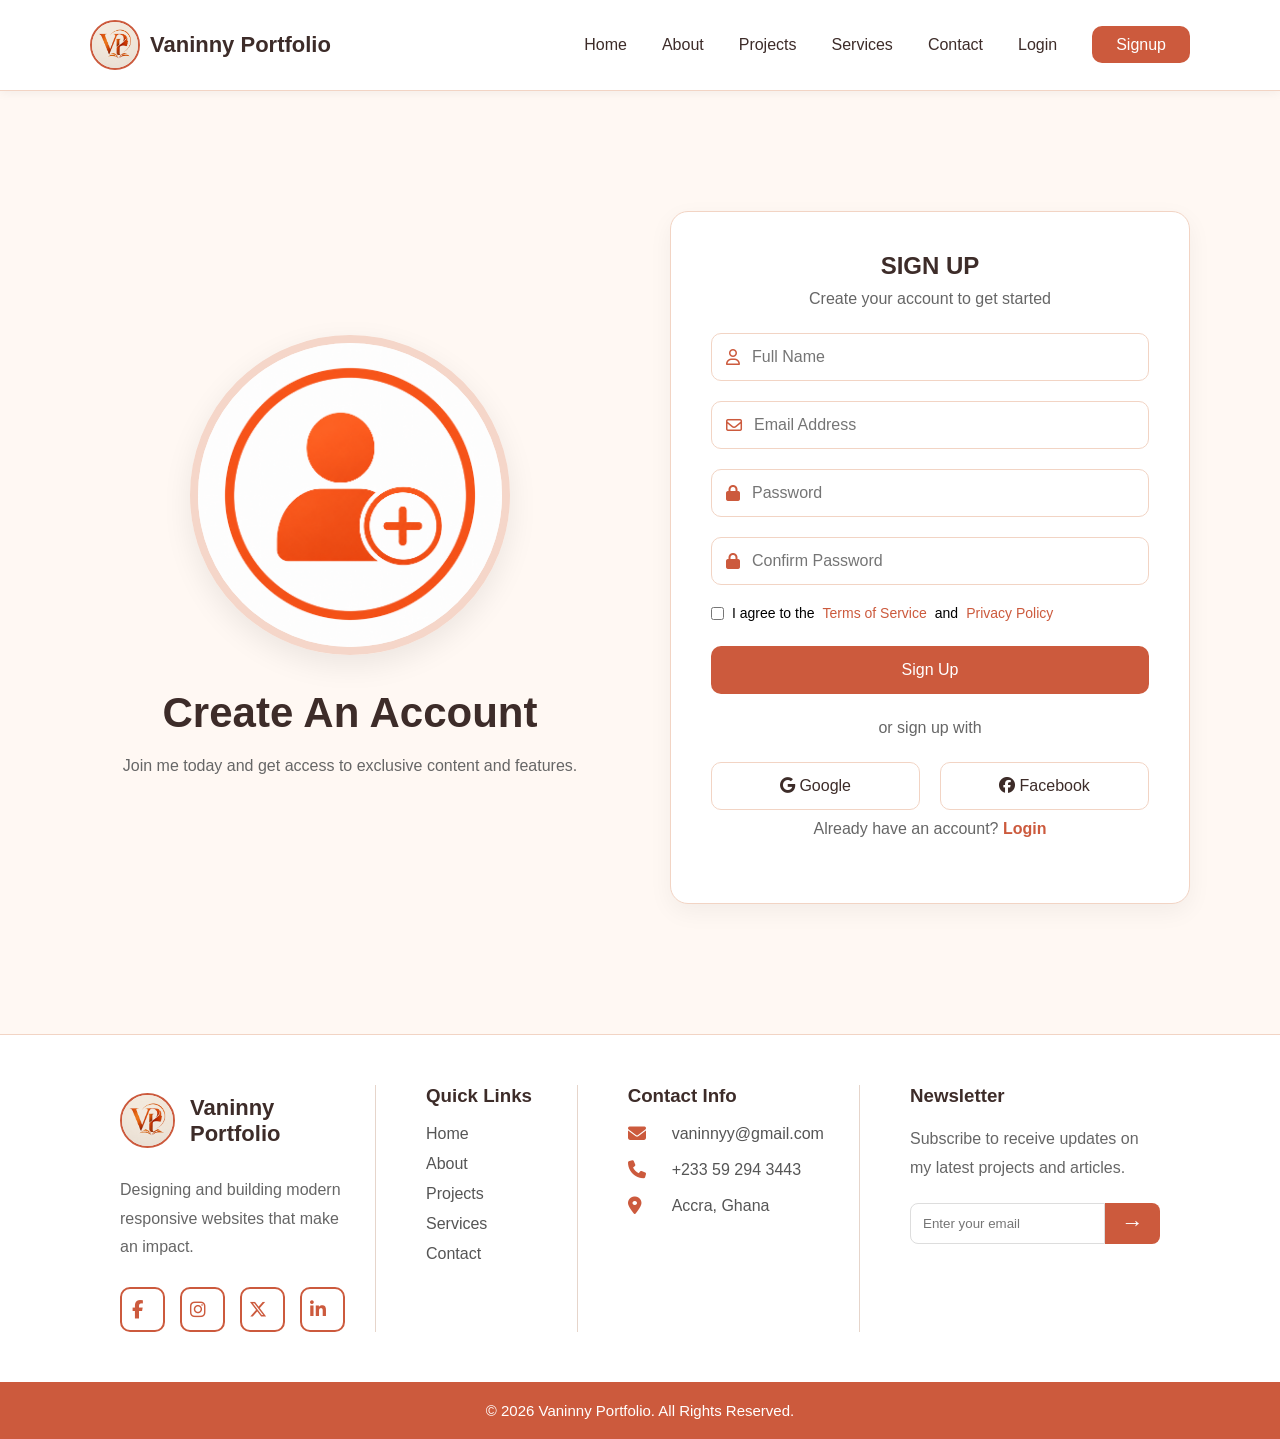
<file: pages/signup.html>
<!DOCTYPE html>
<html lang="en">
<head>
    <meta charset="UTF-8">
    <meta name="viewport" content="width=device-width, initial-scale=1.0">
    <title>VP</title>
    <link rel="stylesheet" href="../src/style.css">

    <link rel="stylesheet"
    href="https://cdnjs.cloudflare.com/ajax/libs/font-awesome/6.6.0/css/all.min.css">
</head>
<body>
    <!-- ===== NAVBAR ===== -->

<header>

    <nav class="navbar">

        <div class="logo">

            <img src="../images/logo.png" alt="logo">

            <h2>Vaninny Portfolio</h2>

        </div>
        <div class="menu-btn">
             <i class="fa-solid fa-bars"></i>
            </div>

        <ul class="nav-links">
            

            <li><a href="../index.html">Home</a></li>

            <li><a href="about.html">About</a></li>

            <li><a href="projects.html">Projects</a></li>

            <li><a href="services.html">Services</a></li>

            <li><a href="contact.html">Contact</a></li>

            <li><a href="login.html">Login</a></li>

            <li>
                <a href="signup.html" class="signup-btn">
                    Signup
                </a>
            </li>

        </ul>

    </nav>
    <link rel="stylesheet"
href="https://cdnjs.cloudflare.com/ajax/libs/font-awesome/6.6.0/css/all.min.css">

</header>

<section class="signup-section">

    <div class="signup-left">

        <img src="../images/suphero.png" alt="Signup">

        <h2>Create An Account</h2>

        <p>
            Join me today and get access to
            exclusive content and features.
        </p>

    </div>

    <div class="signup-right">

        <h1>SIGN UP</h1>

        <p>Create your account to get started</p>

        <form id="signupForm">

            <div class="input-box">
                <i class="fa-regular fa-user"></i>
                <input type="text" id="fullName" placeholder="Full Name" required>
            </div>

            <div class="input-box">
                <i class="fa-regular fa-envelope"></i>
                <input type="email" id="signupEmail" placeholder="Email Address" required>
            </div>

            <div class="input-box">
                <i class="fa-solid fa-lock"></i>
                <input type="password" id="signupPassword" placeholder="Password" required>
            </div>

            <div class="input-box">
                <i class="fa-solid fa-lock"></i>
                <input type="password" id="confirmPassword" placeholder="Confirm Password" required>
            </div>

            <label class="terms">

                <input type="checkbox" id="terms" required>

                I agree to the
                <a href="#">Terms of Service</a>
                and
                <a href="#">Privacy Policy</a>

            </label>

            <button type="submit" class="signup-btn-page">

                Sign Up

            </button>

        </form>

        <div class="divider">
            <span>or sign up with</span>
        </div>

        <div class="social-login">

            <a href="https://myaccount.google.com/">
                <i class="fab fa-google"></i>
                Google
            </a>

            <a href="https://www.facebook.com/">
                <i class="fab fa-facebook"></i>
                Facebook
            </a>

        </div>

        <p class="signup-link">

            Already have an account?

            <a href="login.html">Login</a>

        </p>

    </div>

</section>
<!-- ===== FOOTER ===== -->

<footer>

    <div class="footer-container">

        <!-- Logo -->

        <div class="footer-box">

            <div class="footer-logo">

                <img src="../images/logo.png" alt="logo">

                <h3>Vaninny Portfolio</h3>

            </div>

            <p>
                Designing and building modern responsive
                websites that make an impact.
            </p>
            <div class="footer-social">

    <a href="https://www.facebook.com/TheHACSA/" target="_blank">
        <i class="fab fa-facebook-f"></i>
    </a>

    <a href="https://www.instagram.com/thehacsa/?hl=en" target="_blank">
        <i class="fab fa-instagram"></i>
    </a>

    <a href="https://x.com/TheHACSA" target="_blank">
        <i class="fab fa-x-twitter"></i>
    </a>

    <a href="https://gh.linkedin.com/company/hacsa" target="_blank">
        <i class="fab fa-linkedin-in"></i>
    </a>

</div>

        </div>

        <!-- Quick Links -->

        <div class="footer-box">

            <h3>Quick Links</h3>

            <ul>

                <li><a href="../index.html">Home</a></li>

                <li><a href="about.html">About</a></li>

                <li><a href="projects.html">Projects</a></li>

                <li><a href="services.html">Services</a></li>

                <li><a href="contact.html">Contact</a></li>

            </ul>

        </div>

        <!-- Contact Info -->

<div class="footer-box">

    <h3>Contact Info</h3>

    <div class="contact-item">
        <i class="fa-solid fa-envelope"></i>
        <a href="mailto:vaninnyy@gmail.com">vaninnyy@gmail.com</a>
    </div>

    <div class="contact-item">
        <i class="fa-solid fa-phone"></i>
        <a href="tel:+233592943443">+233 59 294 3443</a>
    </div>

    <div class="contact-item">
        <i class="fa-solid fa-location-dot"></i>
        <span>Accra, Ghana</span>
    </div>

</div>
        <!-- Newsletter -->

        <div class="footer-box">

            <h3>Newsletter</h3>

            <p>
                Subscribe to receive updates on my latest
                projects and articles.
            </p>

            <form>

                <input
                    type="email"
                    placeholder="Enter your email">

               <button type="submit">

                  →

               </button>

            </form>

        </div>

    </div>

    <div class="copyright">

        © 2026 Vaninny Portfolio. All Rights Reserved.

    </div>

</footer>
<script src="../src/script.js"></script>
</body>
</html>
</file>
<file: src/style.css>
:root{

    --primary:#CC5A3D;
    --primary-light:#E07A5F;
    --background:#FFF8F3;
    --text:#3D2C29;
    --white:#FFFFFF;
    --border:#F2D4C4;

}

*{
    margin:0;
    padding:0;
    box-sizing:border-box;
}

body{
    font-family:'Poppins',sans-serif;
    background:var(--background);
}

header{
    width:100%;
    background:var(--white);
    border-bottom:1px solid var(--border);
    position:sticky;
    top:0;
    z-index:1000;
    box-shadow:0 2px 10px rgba(0,0,0,.05);
}

.navbar{
    max-width:1200px;
    margin:auto;
    padding:20px 50px;
    display:flex;
    justify-content:space-between;
    align-items:center;
}

.logo{
    display:flex;
    align-items:center;
    gap:10px;
}

.logo img{
    width:50px;
    height:50px;
    border-radius:50%;
    object-fit:cover;
    border:2px solid var(--primary);
}

.logo h2{
    font-size:22px;
    color:var(--text);
    font-weight:700;
}

.nav-links{
    display:flex;
    list-style:none;
    gap:35px;
    align-items:center;
}

.nav-links a{
    text-decoration:none;
    color:var(--text);
    font-size:16px;
    transition:.3s;
    font-weight:500;
}

.nav-links a:hover{
    color:var(--primary);
}

.nav-active{
    color:var(--primary)!important;
    border-bottom:2px solid var(--primary);
    padding-bottom:5px;
}

.signup-btn{
    background:var(--primary);
    color:white !important;
    padding:10px 24px;
    border-radius:10px;
    transition:0.3s ease;
}

.signup-btn:hover{
    background:#B44A2F;
    transform:translateY(-2px);
    box-shadow:0 6px 15px rgba(204,90,61,.3);
}

.hero{
    max-width:1200px;
    margin:70px auto;
    padding:0 50px;
    display:flex;
    justify-content:space-between;
    align-items:center;
    gap:60px;
}

.hero-text{

    flex:1;

}

.hero-text h1{

    font-size:56px;

    color:var(--text);

    margin-bottom:15px;

}

.hero-text span{

    color:var(--primary);

}

.hero-text h3{
    color:var(--primary);
    margin-bottom:25px;
    font-size:24px;
    font-weight:600;
}

.hero-text p{
    font-size:18px;
    line-height:1.8;
    color:#555;
    margin-bottom:35px;
    max-width:550px;
}

.hero-buttons{
    display:flex;
    gap:20px;
    margin-bottom:35px;
}

.btn-primary{
    background:var(--primary);
    color:white;
    padding:14px 32px;
    border-radius:10px;
    text-decoration:none;
    transition:.3s;
}

.btn-primary:hover{
    background:#B44A2F;
    transform:translateY(-3px);
}

.btn-secondary{
    border:2px solid var(--primary);
    color:var(--primary);
    padding:14px 32px;
    border-radius:10px;
    text-decoration:none;
    transition:.3s;
}

.btn-secondary:hover{
    background:var(--primary);
    color:white;
}

.social-icons{
    display:flex;
    align-items:center;
    gap:18px;
}

.social-icons span{
    font-weight:600;
    color:var(--text);
}

.social-icons a{
    width:45px;
    height:45px;
    display:flex;
    justify-content:center;
    align-items:center;
    text-decoration:none;
    color:var(--primary);
    border:2px solid var(--primary);
    border-radius:10px;
    transition:.3s;
}

.social-icons a:hover{
    background:var(--primary);
    color:white;
}

.hero-image{
    flex:1;
    display:flex;
    justify-content:center;
}

.hero-image img{
    width:450px;
    height:450px;
    object-fit:cover;
    border-radius:50%;
    border:8px solid #F5D6C9;
    box-shadow:0 15px 40px rgba(0,0,0,.08);
}

/* ===== Skills Section ===== */

.skills{
    max-width:1200px;
    margin:80px auto;
    padding:0 50px;
}

.skills h2{
    text-align:center;
    font-size:38px;
    color:var(--text);
    margin-bottom:45px;
}

.skills-container{
    display:flex;
    justify-content:space-between;
    gap:25px;
    flex-wrap:wrap;
}

.skill-card{
    flex:1;
    min-width:180px;
    background:white;
    border-radius:15px;
    padding:35px 20px;
    text-align:center;
    box-shadow:0 10px 30px rgba(0,0,0,.05);
    transition:.35s ease;
    border:1px solid #F3E1D7;
}

.skill-card:hover{
    transform:translateY(-10px);
    box-shadow:0 18px 40px rgba(204,90,61,.18);
}

.skill-card i{
    font-size:60px;
    color:var(--primary);
    margin-bottom:20px;
}

.skill-card h3{
    font-size:22px;
    color:var(--text);
}

/* ===== FOOTER ===== */

footer{
    margin-top:80px;
    background:white;
    border-top:1px solid #f2d4c4;
}

.footer-container{

    max-width:1200px;

    margin:auto;

    padding:50px;

    display:grid;

    grid-template-columns:1.4fr .9fr 1.3fr 1.4fr;

    gap:20px;

}

.footer-logo{
    display:flex;
    align-items:center;
    gap:15px;
    margin-bottom:20px;
}

.footer-logo img{
    width:55px;
    height:55px;
    border-radius:50%;
    object-fit:cover;
    border:2px solid var(--primary);
    flex-shrink:0;
}

.footer-logo h3{
    font-size:22px;
    font-weight:700;
    color:var(--text);
    line-height:1.2;
    margin:0;
    position: relative;
    top:10px;
}

.footer-box p{
    color:#666;
    line-height:1.8;
}

.footer-box h3{
    margin-bottom:18px;
    color:var(--text);
}

.footer-box ul{
    list-style:none;
}

.footer-box li{
    margin-bottom:12px;
}

.footer-box a{
    text-decoration:none;
    color:#555;
    transition:.3s;
}

.footer-box a:hover{
    color:var(--primary);
}

.footer-box i{
    color:var(--primary);
    margin-right:10px;
}

.footer-box form{
    display:flex;
    margin-top:20px;
}

.footer-box input{
    flex:1;
    padding:12px;
    border:1px solid #ddd;
    border-radius:8px 0 0 8px;
    outline:none;
}

.footer-box button{
    border:none;
    background:var(--primary);
    color:white;
    padding:0 18px;
    border-radius:0 8px 8px 0;
    cursor:pointer;
    transition:.3s;
}

.footer-box button:hover{
    background:#B44A2F;
}

.copyright{
    text-align:center;
    padding:20px;
    background:var(--primary);
    color:white;
    font-size:15px;
}

.footer-box button{
    width:55px;
    display:flex;
    justify-content:center;
    align-items:center;
    font-size:22px;
    font-weight:bold;
}

.footer-box a:hover{
    color:var(--primary);
    padding-left:5px;
}

.footer-box{
    padding:0 20px;
}

.footer-box:not(:last-child){
    border-right:1px solid #E6D5CB;
}

.footer-box{
    padding:0 30px;
}

.contact-item{
    display:flex;
    align-items:center;
    gap:12px;
    margin-bottom:18px;
}

.contact-item i{
    color:var(--primary);
    font-size:18px;
    min-width:22px;
}

.contact-item span{
    color:#555;
    font-size:16px;
}

/* ===========================
   ABOUT PAGE
=========================== */

.about-details{
    max-width:1200px;
    margin:60px auto;
    padding:40px 30px;
    display:grid;
    grid-template-columns:1fr 1fr 1fr;
    border-top:1px solid var(--border);
}

.detail-box{
    padding:0 35px;
}

.detail-box:nth-child(2){
    border-left:1px solid var(--border);
    border-right:1px solid var(--border);
}

.detail-box h2{
    display:flex;
    align-items:center;
    gap:12px;
    margin-bottom:35px;
    font-size:32px;
    color:var(--text);
}

.detail-box h2 i{
    color:var(--primary);
}

/* Skills */

.skill-icons{
    display:grid;
    grid-template-columns:repeat(2,1fr);
    justify-items:center;
    row-gap:35px;
    column-gap:40px;
    margin-top:15px;
}

.skill-icons div{
    display:flex;
    flex-direction:column;
    align-items:center;
}

.skill-icons div:last-child{
    grid-column:1 / 3;
}

.skill-icons i{
    font-size:65px;
    color:var(--primary);
    margin-bottom:8px;
}

.skill-icons span{
    font-size:18px;
    color:var(--text);
}

.detail-item{
    display:flex;
    gap:18px;
    align-items:flex-start;
    margin-bottom:45px;
}

.detail-item i{
    color:var(--primary);
    font-size:42px;
    min-width:45px;
}

.detail-item h4{
    font-size:18px;
    margin-bottom:5px;
}

.detail-item p{
    font-size:18px;
    color:#555;
    margin-bottom:5px;
}

.detail-item span{
    color:#777;
}.about{
    max-width:1200px;
    margin:70px auto;
    padding:0 50px;
    display:flex;
    justify-content:space-between;
    align-items:center;
    gap:80px;
}

.about-text{
    flex:1;
}

.about-image{
    flex:1;
    display:flex;
    justify-content:center;
}

.about-image img{
    width:420px;
    height:420px;
    border-radius:50%;
    object-fit:cover;
    border:8px solid #F5D6C9;
}

.about-text h1{
    font-size:52px;
    margin-bottom:15px;
}

.about-text h3{
    color:var(--primary);
    margin-bottom:25px;
}

.about-text p{
    line-height:1.8;
    margin-bottom:35px;
    max-width:500px;
}

.footer-social{
    display:flex;
    gap:18px;
    align-items: center;
}

.footer-social{
    display:flex;
    gap:15px;
    margin-top:25px;
}

.footer-social a{
    width:45px;
    height:45px;
    display:flex;
    justify-content:center;
    align-items:center;
    text-decoration:none;
    color:var(--primary);
    border:2px solid var(--primary);
    border-radius:10px;
    font-size:18px;
    transition:.3s ease;
}

.footer-social a i{
    display:flex;
    justify-content:center;
    align-items:center;
    line-height:1;
}

.footer-social a:hover{
    background:transparent;
    color:var(--primary);
    transform:translateY(-3px);
    box-shadow:0 5px 12px rgba(204,90,61,.25);
}

/* ===========================
   PROJECTS PAGE
=========================== */

.projects-hero{

    max-width:1200px;

    margin:70px auto;

    padding:0 50px;

    display:flex;

    justify-content:space-between;

    align-items:center;

    gap:70px;

}

.projects-text{

    flex:1;

}

.projects-text h1{

    font-size:52px;

    color:var(--text);

    margin-bottom:25px;

}

.projects-text p{

    color:#555;

    line-height:1.8;

    margin-bottom:40px;

    max-width:520px;

}

.projects-image{

    flex:1;

    display:flex;

    justify-content:center;

}

.projects-image img{

    width:420px;

    height:420px;

    border-radius:50%;

    object-fit:cover;

    border:8px solid #F5D6C9;

}

/* FILTER */

.project-filter{

    display:flex;

    gap:15px;

    flex-wrap:wrap;

}

.project-filter button{

    padding:12px 22px;

    border:1px solid var(--border);

    border-radius:10px;

    background:white;

    cursor:pointer;

    transition:.3s;

}

.project-filter button:hover{

    background:var(--primary);

    color:white;

}

.active-btn{

    background:var(--primary)!important;

    color:white;

}

/* PROJECTS */

.projects-container{

    max-width:1200px;

    margin:70px auto;

    padding:0 50px;

    display:grid;

    grid-template-columns:repeat(2,1fr);

    gap:40px;

}

.project-card{

    background:white;

    border-radius:15px;

    overflow:hidden;

    box-shadow:0 8px 25px rgba(0,0,0,.08);

    transition:.35s ease;

}

.project-card:hover{

    transform:translateY(-10px);

    box-shadow:0 15px 35px rgba(204,90,61,.2);

}

.project-card img{

    width:100%;

    height:230px;

    object-fit:cover;

    transition:.4s ease;

}

.project-card:hover img{

    transform:scale(1.08);

}

.project-content{

    padding:25px;

}

.project-content h3{

    margin-bottom:15px;

    color:var(--text);

}

.project-content p{

    color:#666;

    line-height:1.7;

    margin-bottom:18px;

}

.project-content a{

    color:var(--primary);

    text-decoration:none;

    font-weight:600;

}

/* ===========================
   SERVICES PAGE
=========================== */

.services-hero{
    max-width:1200px;
    margin:70px auto;
    padding:0 50px;
    display:flex;
    justify-content:space-between;
    align-items:center;
    gap:70px;
}

.services-text{
    flex:1;
}

.services-text h1{
    font-size:52px;
    color:var(--text);
    margin-bottom:25px;
}

.services-text p{
    max-width:520px;
    color:#555;
    line-height:1.8;
    font-size:18px;
}

.services-image{
    flex:1;
    display:flex;
    justify-content:center;
}

.services-image img{
    width:420px;
    height:420px;
    object-fit:cover;
    border-radius:50%;
    border:8px solid #F5D6C9;
    box-shadow:0 15px 40px rgba(0,0,0,.08);
}



/* ===========================
   SERVICES GRID
=========================== */

.services-container{

    max-width:1200px;

    margin:60px auto;

    padding:50px;

    display:grid;

    grid-template-columns:repeat(2,1fr);

    gap:35px;

    border-top:1px solid var(--border);

}

.service-card{

    background:white;

    border-radius:18px;

    overflow:hidden;

    border:1px solid #F3E1D7;

    box-shadow:0 8px 20px rgba(0,0,0,.05);

    transition:.35s ease;
    display: flex;
    flex-direction: column;
    height: 470px;
    
}

.service-card img{

    width:100%;

    height:250px;

    object-fit:cover;

    transition:.4s ease;

}

.service-card h3{

    color:var(--primary);

    text-align:center;

    margin:20px 0 12px;

    font-size:26px;

}

.service-card p{

    text-align:center;

    color:#666;

    padding:0 25px 25px;

    line-height:1.8;

    font-size:16px;

}

/* Hover */

.service-card:hover{

    transform:translateY(-10px);

    box-shadow:0 18px 35px rgba(204,90,61,.18);

}

.service-card:hover img{

    transform:scale(1.08);

}

.service-link{

    text-decoration:none;

    color:inherit;

    display:block;

}

/* ===========================
   CONTACT PAGE
=========================== */

.contact-section{

    max-width:1200px;

    margin:70px auto;

    padding:50px;

    display:grid;

    grid-template-columns:1fr 1fr;

    gap:70px;

}

.contact-info h1{

    font-size:52px;

    color:var(--text);

    margin-bottom:25px;

}

.contact-info p{

    color:#666;

    line-height:1.8;

    margin-bottom:40px;

}

.contact-box{

    display:flex;

    align-items:flex-start;

    gap:20px;

    margin-bottom:30px;

}

.contact-box i{

    font-size:34px;

    color:var(--primary);

    min-width:40px;

}

.contact-box h3{

    margin-bottom:5px;

    color:var(--text);

}

.contact-box span{

    color:#666;

}

/* FORM */

.contact-form{

    background:white;

    border:1px solid var(--border);

    border-radius:18px;

    padding:35px;

    box-shadow:0 8px 25px rgba(0,0,0,.05);

}

.contact-form form{

    display:flex;

    flex-direction:column;

    gap:20px;

}

.contact-form input,

.contact-form textarea{

    padding:16px;

    border:1px solid var(--border);

    border-radius:10px;

    outline:none;

    font-size:16px;

    font-family:inherit;

}

.contact-form textarea{

    resize:none;

}

.contact-form input:focus,

.contact-form textarea:focus{

    border-color:var(--primary);

}

.contact-form button{

    background:var(--primary);

    color:white;

    border:none;

    padding:16px;

    border-radius:10px;

    font-size:17px;

    cursor:pointer;

    transition:.3s;

}

.contact-form button:hover{

    background:#B44A2F;

    transform:translateY(-3px);

}
.contact-box a{
    color:#666;
    text-decoration:underline;
}

.contact-box a:hover{
    color:var(--primary);
}

/* ===========================
   LOGIN PAGE
=========================== */

.login-section{
    max-width:1200px;
    margin:70px auto;
    padding:50px;
    display:grid;
    grid-template-columns:1fr 1fr;
    gap:60px;
    align-items:center;
}

.login-left{
    text-align:center;
}

.login-left img{
    width:320px;
    height:320px;
    border-radius:50%;
    object-fit:cover;
    border:8px solid #F5D6C9;
    box-shadow:0 10px 30px rgba(0,0,0,.08);
}

.login-left h2{
    margin-top:30px;
    color:var(--text);
    font-size:42px;
}

.login-left p{
    color:#666;
    margin-top:15px;
    line-height:1.8;
}

.login-right{
    background:white;
    border:1px solid var(--border);
    border-radius:18px;
    padding:40px;
    box-shadow:0 8px 25px rgba(0,0,0,.05);
}

.login-right h1{
    text-align:center;
    color:var(--text);
    margin-bottom:10px;
}

.login-right p{
    text-align:center;
    color:#666;
    margin-bottom:25px;
}

.input-box{
    display:flex;
    align-items:center;
    border:1px solid var(--border);
    border-radius:10px;
    padding:14px;
    margin-bottom:20px;
}

.input-box i{
    color:var(--primary);
    margin-right:12px;
}

.input-box input{
    border:none;
    outline:none;
    width:100%;
    font-size:16px;
}

.login-options{
    display:flex;
    justify-content:space-between;
    align-items:center;
    margin-bottom:25px;
    font-size:15px;
}

.login-options a{
    text-decoration:none;
    color:var(--primary);
}

.login-btn{
    width:100%;
    background:var(--primary);
    color:white;
    border:none;
    padding:15px;
    border-radius:10px;
    cursor:pointer;
    font-size:16px;
    transition:.3s;
}

.login-btn:hover{
    background:#B44A2F;
}

.divider{
    text-align:center;
    margin:25px 0;
    color:#666;
}

.social-login{
    display:flex;
    gap:20px;
}

.social-login a{
    flex:1;
    text-align:center;
    text-decoration:none;
    color:var(--text);
    border:1px solid var(--border);
    border-radius:10px;
    padding:14px;
    transition:.3s;
}

.social-login a:hover{
    background:var(--primary);
    color:white;
}

.signup-link{
    margin-top:30px;
}

.signup-link a{
    color:var(--primary);
    text-decoration:none;
    font-weight:600;
}

/* ===========================
   SIGNUP PAGE
=========================== */

.signup-section{
    max-width:1200px;
    margin:70px auto;
    padding:50px;
    display:grid;
    grid-template-columns:1fr 1fr;
    gap:60px;
    align-items:center;
}

.signup-left{
    text-align:center;
}

.signup-left img{
    width:320px;
    height:320px;
    object-fit:cover;
    border-radius:50%;
    border:8px solid #F5D6C9;
    box-shadow:0 10px 30px rgba(0,0,0,.08);
}

.signup-left h2{
    margin-top:30px;
    font-size:42px;
    color:var(--text);
}

.signup-left p{
    margin-top:15px;
    color:#666;
    line-height:1.8;
}

.signup-right{
    background:white;
    border:1px solid var(--border);
    border-radius:18px;
    padding:40px;
    box-shadow:0 8px 25px rgba(0,0,0,.05);
}

.signup-right h1{
    text-align:center;
    color:var(--text);
}

.signup-right p{
    text-align:center;
    color:#666;
    margin:10px 0 25px;
}

.terms{
    display:flex;
    align-items:center;
    gap:8px;
    margin-bottom:25px;
    font-size:14px;
}

.terms a{
    color:var(--primary);
    text-decoration:none;
}

.signup-btn-page{
    width:100%;
    background:var(--primary);
    color:white;
    border:none;
    padding:15px;
    border-radius:10px;
    cursor:pointer;
    font-size:16px;
    transition:.3s;
}

.signup-btn-page:hover{
    background:#B44A2F;
}

/* ======================================
   RESPONSIVE DESIGN
====================================== */

/* ---------- TABLET ---------- */
@media (max-width:992px){

    .navbar{
        padding:15px 25px;
    }

    .hero,
    .about,
    .projects-hero,
    .services-hero,
    .contact-section,
    .login-section,
    .signup-section{
        grid-template-columns:1fr;
        flex-direction:column;
        text-align:center;
        gap:50px;
        padding:40px 25px;
    }

    .hero-text,
    .about-text,
    .projects-text,
    .services-text{
        order:2;
    }

    .hero-image,
    .about-image,
    .projects-image,
    .services-image{
        order:1;
    }

    .hero-image img,
    .about-image img,
    .projects-image img,
    .services-image img{
        width:320px;
        height:320px;
    }

    .about-details{
        grid-template-columns:1fr;
    }

    .detail-box{
        border:none !important;
        padding:30px 0;
    }

    .projects-container,
    .services-container{
        grid-template-columns:1fr;
    }

    .footer-container{
        grid-template-columns:repeat(2,1fr);
    }

    .footer-box{
        border:none !important;
    }

}

/* ---------- MOBILE ---------- */

.menu-btn{
    display:none;
    font-size:28px;
    color:var(--primary);
    cursor:pointer;
}

@media (max-width:768px){

    .menu-btn{
        display:block;
    }

    .navbar{
        padding:18px 20px;
        position:relative;
    }

    .logo h2{
        font-size:18px;
    }

    .nav-links{
    position: fixed;
    top: 78px;
    right: -260px;
    width: 140px;
    height: calc(100vh - 40px);
    background: white;
    display: flex;
    flex-direction: column;
    align-items: center;
    gap: 25px;
    padding: 30px 20px;
    transition: right .35s ease;
    box-shadow: -5px 0 20px rgba(0,0,0,.12);
    z-index: 999;
    overflow-y: auto;
}

    .nav-links.active{
        right:0px;
    }

    .hero,
    .about,
    .projects-hero,
    .services-hero,
    .contact-section,
    .login-section,
    .signup-section{
        padding:30px 20px;
        gap:40px;
    }

    .hero h1,
    .about h1,
    .projects-text h1,
    .services-text h1,
    .contact-info h1,
    .login-left h2,
    .signup-left h2{
        font-size:38px;
    }

    .hero-image img,
    .about-image img,
    .projects-image img,
    .services-image img,
    .login-left img,
    .signup-left img{
        width:260px;
        height:260px;
    }

    .hero-buttons{
        flex-direction:column;
        align-items:center;
    }

    .social-icons{
        justify-content:center;
        flex-wrap:wrap;
    }

    .skills-container,
    .projects-container,
    .services-container{
        grid-template-columns:1fr;
    }

    .contact-section{
        grid-template-columns:1fr;
    }

    .login-section,
    .signup-section{
        grid-template-columns:1fr;
    }

    .footer-container{
        grid-template-columns:1fr;
        text-align:center;
    }

    .footer-logo,
    .footer-social,
    .contact-item{
        justify-content:center;
    }

    .footer-box{
        border:none !important;
    }

}

/* ---------- SMALL PHONES ---------- */

@media (max-width:480px){

    .hero h1,
    .about h1,
    .projects-text h1,
    .services-text h1,
    .contact-info h1{
        font-size:30px;
    }

    .hero-image img,
    .about-image img,
    .projects-image img,
    .services-image img,
    .login-left img,
    .signup-left img{
        width:220px;
        height:220px;
    }

    .btn-primary,
    .btn-secondary,
    .login-btn,
    .signup-btn-page{
        width:100%;
        text-align:center;
    }

}
</file>
